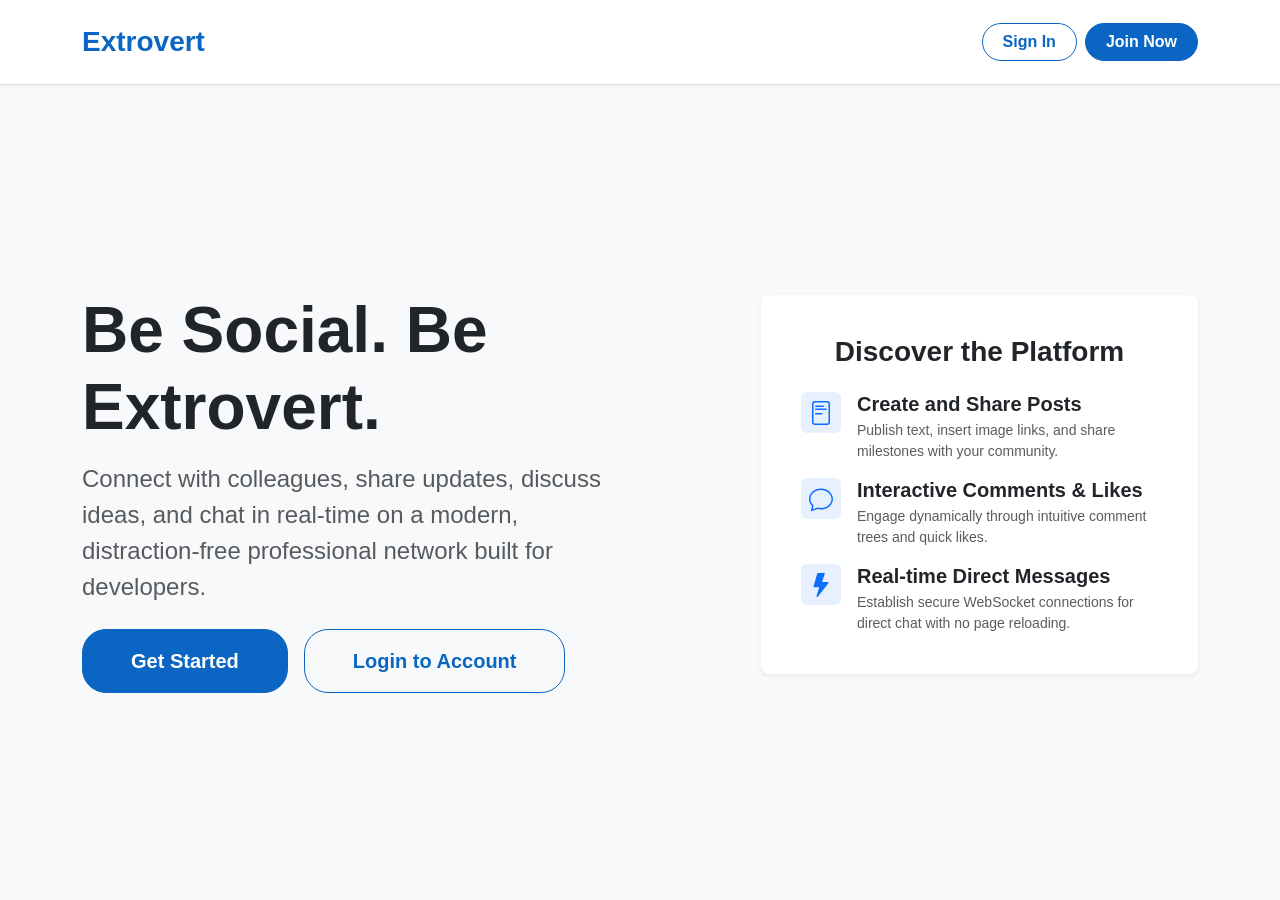
<file: app/static/index.html>
<!DOCTYPE html>
<html lang="en">
<head>
    <meta charset="UTF-8">
    <meta name="viewport" content="width=device-width, initial-scale=1.0">
    <title>Extrovert - Be Social. Be Extrovert.</title>
    <link href="https://cdn.jsdelivr.net/npm/bootstrap@5.3.2/dist/css/bootstrap.min.css" rel="stylesheet">
    <link href="css/style.css" rel="stylesheet">
</head>
<body class="bg-light">

    <nav class="navbar navbar-expand-lg navbar-light py-3">
        <div class="container">
            <a class="navbar-brand fs-3 d-flex align-items-center" href="index.html">
                <span class="fw-bold">Extrovert</span>
            </a>
            <div class="d-flex">
                <a href="login.html" class="btn btn-outline-primary me-2">Sign In</a>
                <a href="signup.html" class="btn btn-primary">Join Now</a>
            </div>
        </div>
    </nav>

    <main class="main-content d-flex align-items-center py-5">
        <div class="container">
            <div class="row align-items-center justify-content-between g-5">
                <div class="col-lg-6 text-center text-lg-start">
                    <h1 class="display-3 fw-bold text-dark mb-3">Be Social. Be Extrovert.</h1>
                    <p class="lead text-muted mb-4 fs-4">Connect with colleagues, share updates, discuss ideas, and chat in real-time on a modern, distraction-free professional network built for developers.</p>
                    <div class="d-flex flex-column flex-sm-row justify-content-center justify-content-lg-start gap-3">
                        <a href="signup.html" class="btn btn-primary btn-lg px-5 py-3">Get Started</a>
                        <a href="login.html" class="btn btn-outline-primary btn-lg px-5 py-3">Login to Account</a>
                    </div>
                </div>
                <div class="col-lg-5">
                    <div class="card p-4 shadow-sm border-0">
                        <div class="card-body">
                            <h3 class="card-title fw-bold text-center mb-4">Discover the Platform</h3>
                            <div class="d-flex align-items-start mb-3">
                                <div class="bg-primary bg-opacity-10 text-primary rounded p-2 me-3">
                                    <svg xmlns="http://www.w3.org/2000/svg" width="24" height="24" fill="currentColor" class="bi bi-file-post" viewBox="0 0 16 16">
                                        <path d="M4 3.5a.5.5 0 0 1 .5-.5h5a.5.5 0 0 1 0 1h-5a.5.5 0 0 1-.5-.5m0 2a.5.5 0 0 1 .5-.5h7a.5.5 0 0 1 0 1h-7a.5.5 0 0 1-.5-.5m.5 2.5a.5.5 0 0 0 0 1h4a.5.5 0 0 0 0-1z"/>
                                        <path d="M2 2a2 2 0 0 1 2-2h8a2 2 0 0 1 2 2v12a2 2 0 0 1-2 2H4a2 2 0 0 1-2-2zm10-1H4a1 1 0 0 0-1 1v12a1 1 0 0 0 1 1h8a1 1 0 0 0 1-1V2a1 1 0 0 0-1-1"/>
                                    </svg>
                                </div>
                                <div>
                                    <h5 class="fw-bold mb-1">Create and Share Posts</h5>
                                    <p class="text-muted mb-0 small">Publish text, insert image links, and share milestones with your community.</p>
                                </div>
                            </div>
                            <div class="d-flex align-items-start mb-3">
                                <div class="bg-primary bg-opacity-10 text-primary rounded p-2 me-3">
                                    <svg xmlns="http://www.w3.org/2000/svg" width="24" height="24" fill="currentColor" class="bi bi-chat-text" viewBox="0 0 16 16">
                                        <path d="M2.678 11.894a1 1 0 0 1 .287.801 11 11 0 0 1-.398 2c1.395-.323 2.247-.697 2.634-.893a1 1 0 0 1 .71-.074A8 8 0 0 0 8 14c3.996 0 7-2.807 7-6s-3.004-6-7-6-7 2.808-7 6c0 1.468.617 2.83 1.678 3.894m-.493 3.905a21.682 21.682 0 0 1-.713.129c-.2.032-.352-.176-.273-.362a10 10 0 0 0 .244-.637l.003-.01c.248-.72.45-1.548.524-2.319C.743 11.37 0 9.76 0 8c0-3.866 3.582-7 8-7s8 3.134 8 7-3.582 7-8 7a9 9 0 0 1-2.347-.306c-.52.263-1.639.742-3.468 1.105z"/>
                                    </svg>
                                </div>
                                <div>
                                    <h5 class="fw-bold mb-1">Interactive Comments & Likes</h5>
                                    <p class="text-muted mb-0 small">Engage dynamically through intuitive comment trees and quick likes.</p>
                                </div>
                            </div>
                            <div class="d-flex align-items-start">
                                <div class="bg-primary bg-opacity-10 text-primary rounded p-2 me-3">
                                    <svg xmlns="http://www.w3.org/2000/svg" width="24" height="24" fill="currentColor" class="bi bi-lightning" viewBox="0 0 16 16">
                                        <path d="M5.52.359A.5.5 0 0 1 6 0h4a.5.5 0 0 1 .474.658L8.694 6H12.5a.5.5 0 0 1 .395.807l-7 9a.5.5 0 0 1-.873-.454L6.823 9.5H3.5a.5.5 0 0 1-.48-.641l2.5-8.5z"/>
                                    </svg>
                                </div>
                                <div>
                                    <h5 class="fw-bold mb-1">Real-time Direct Messages</h5>
                                    <p class="text-muted mb-0 small">Establish secure WebSocket connections for direct chat with no page reloading.</p>
                                </div>
                            </div>
                        </div>
                    </div>
                </div>
            </div>
        </div>
    </main>

    <script src="https://cdn.jsdelivr.net/npm/bootstrap@5.3.2/dist/js/bootstrap.bundle.min.js"></script>
    <script src="js/auth.js"></script>
    <script>
        if (isLoggedIn()) {
            window.location.href = 'feed.html';
        }
    </script>
</body>
</html>
</file>
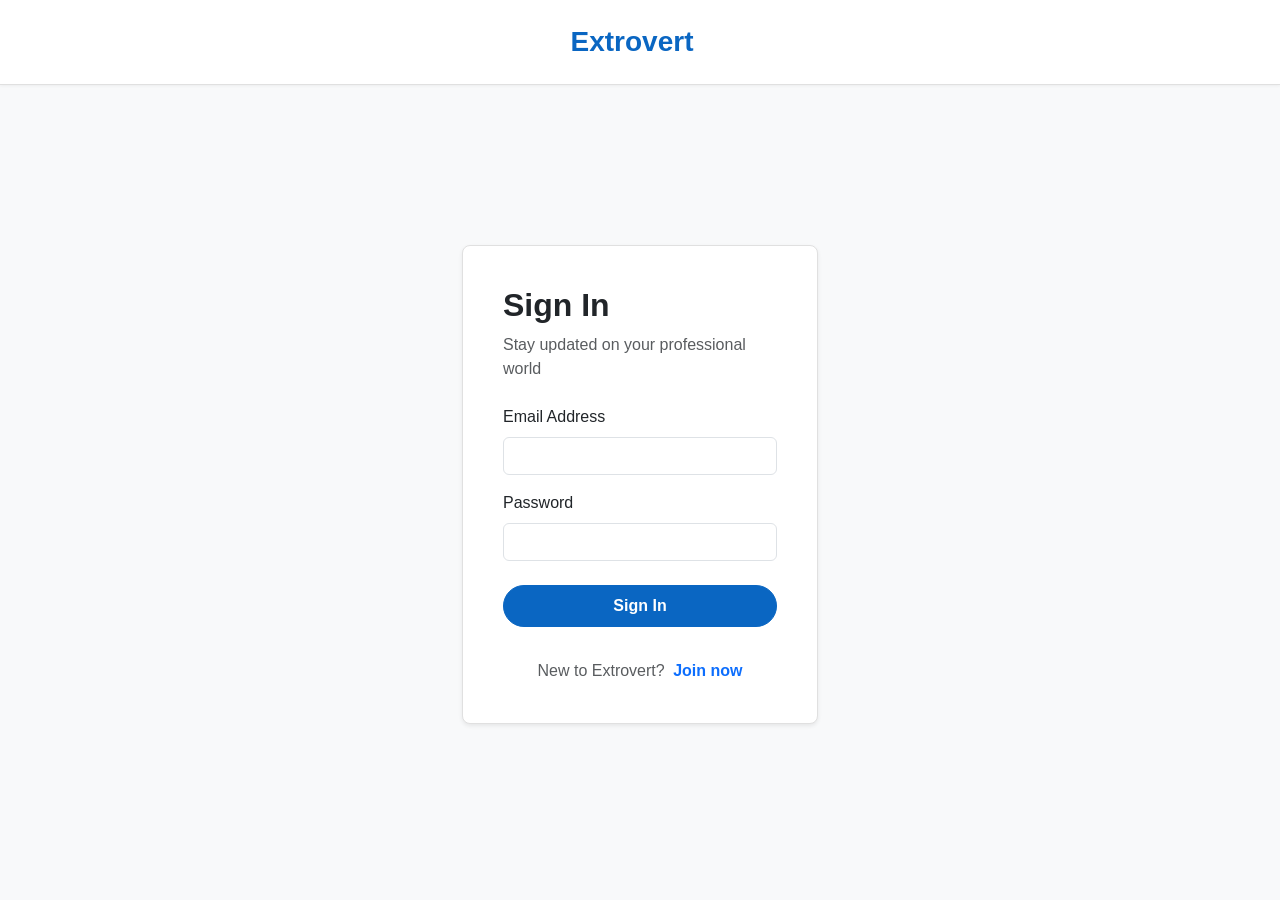
<file: app/static/login.html>
<!DOCTYPE html>
<html lang="en">
<head>
    <meta charset="UTF-8">
    <meta name="viewport" content="width=device-width, initial-scale=1.0">
    <title>Sign In - Extrovert</title>
    <link href="https://cdn.jsdelivr.net/npm/bootstrap@5.3.2/dist/css/bootstrap.min.css" rel="stylesheet">
    <link href="css/style.css" rel="stylesheet">
</head>
<body class="bg-light">

    <nav class="navbar navbar-expand-lg navbar-light py-3">
        <div class="container justify-content-center">
            <a class="navbar-brand fs-3 fw-bold" href="index.html">Extrovert</a>
        </div>
    </nav>

    <main class="main-content d-flex align-items-center py-5">
        <div class="container">
            <div class="row justify-content-center">
                <div class="col-md-6 col-lg-4">
                    <div class="card p-4 shadow-sm">
                        <div class="card-body">
                            <h2 class="fw-bold text-dark mb-2">Sign In</h2>
                            <p class="text-muted mb-4">Stay updated on your professional world</p>
                            
                            <div id="errorAlert" class="alert alert-danger d-none" role="alert"></div>

                            <form id="loginForm">
                                <div class="mb-3">
                                    <label for="email" class="form-label">Email Address</label>
                                    <input type="email" class="form-control" id="email" required autocomplete="email">
                                </div>
                                <div class="mb-4">
                                    <label for="password" class="form-label">Password</label>
                                    <input type="password" class="form-control" id="password" required autocomplete="current-password">
                                </div>
                                <button type="submit" class="btn btn-primary w-100 py-2 mb-3">Sign In</button>
                            </form>

                            <div class="text-center mt-3">
                                <span class="text-muted">New to Extrovert?</span>
                                <a href="signup.html" class="text-decoration-none fw-bold ms-1">Join now</a>
                            </div>
                        </div>
                    </div>
                </div>
            </div>
        </div>
    </main>

    <script src="https://cdn.jsdelivr.net/npm/bootstrap@5.3.2/dist/js/bootstrap.bundle.min.js"></script>
    <script src="js/auth.js"></script>
    <script>
        checkGuestOrRedirect();

        document.getElementById('loginForm').addEventListener('submit', async (e) => {
            e.preventDefault();
            const email = document.getElementById('email').value;
            const password = document.getElementById('password').value;
            const errorAlert = document.getElementById('errorAlert');
            
            errorAlert.classList.add('d-none');
            
            try {
                const response = await fetch(`${API_URL}/login`, {
                    method: 'POST',
                    headers: {
                        'Content-Type': 'application/json'
                    },
                    body: JSON.stringify({ email, password })
                });
                
                const data = await response.json();
                
                if (response.ok) {
                    saveToken(data.access_token);
                    window.location.href = 'feed.html';
                } else {
                    errorAlert.textContent = data.detail || 'Invalid credentials. Please try again.';
                    errorAlert.classList.remove('d-none');
                }
            } catch (error) {
                errorAlert.textContent = 'Server connection failed. Please ensure the backend is running.';
                errorAlert.classList.remove('d-none');
            }
        });
    </script>
</body>
</html>
</file>
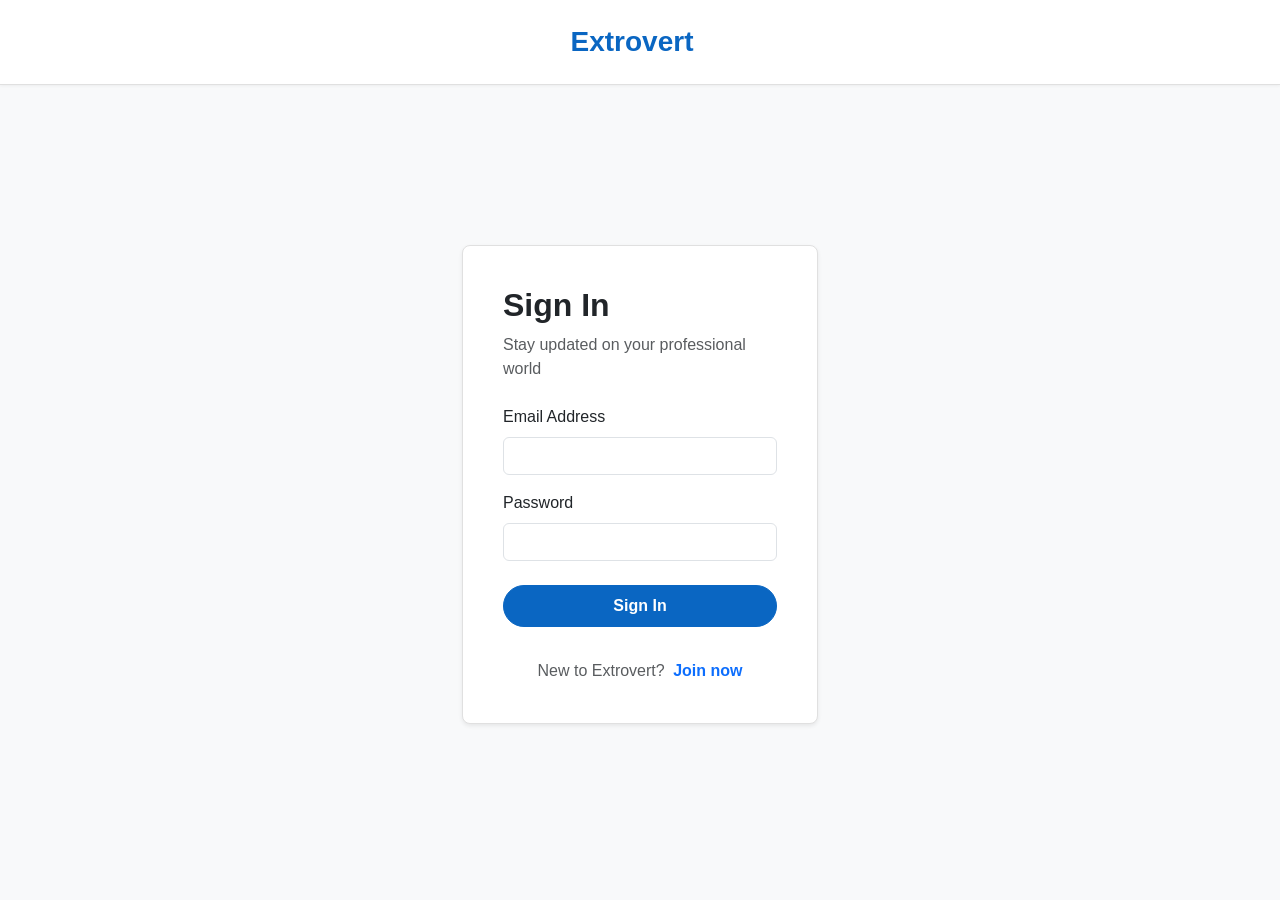
<file: app/static/messages.html>
<!DOCTYPE html>
<html lang="en">
<head>
    <meta charset="UTF-8">
    <meta name="viewport" content="width=device-width, initial-scale=1.0">
    <title>Messages - Extrovert</title>
    <link href="https://cdn.jsdelivr.net/npm/bootstrap@5.3.2/dist/css/bootstrap.min.css" rel="stylesheet">
    <link href="css/style.css" rel="stylesheet">
    <link rel="icon" href="data:,">
</head>
<body>

    <nav class="navbar navbar-expand-lg navbar-light py-2 sticky-top">
        <div class="container">
            <a class="navbar-brand fs-4 fw-bold" href="feed.html">Extrovert</a>
            <div class="collapse navbar-collapse d-none d-lg-block" id="navbarNav">
                <ul class="navbar-nav ms-auto align-items-center">
                    <li class="nav-item me-3">
                        <a class="nav-link" href="feed.html">Home</a>
                    </li>
                    <li class="nav-item me-3">
                        <a class="nav-link active" href="messages.html">Messages</a>
                    </li>
                    <li class="nav-item me-3">
                        <a class="nav-link" href="profile.html">My Profile</a>
                    </li>
                    <li class="nav-item">
                        <button onclick="logout()" class="btn btn-outline-danger btn-sm rounded-pill px-3">Logout</button>
                    </li>
                </ul>
            </div>
        </div>
    </nav>

    <div class="container-fluid py-0 py-md-3 px-0 px-md-3 main-content h-100">
        <div class="container px-0 px-md-3 h-100">
            <div class="row g-0 card chat-container flex-row overflow-hidden shadow-none shadow-md-sm border-0 border-md rounded-0 rounded-md">
                
                <div class="col-md-4 d-flex flex-column h-100 conversation-list bg-white border-end border-light" id="conversationsSidebar">
                    <div class="p-3 border-bottom">
                        <h5 class="fw-bold mb-2">Contacts</h5>
                        <input type="text" class="form-control form-control-sm rounded-pill bg-light border-0" id="searchContactsInput" placeholder="Search contacts..." oninput="filterContacts(this.value)">
                    </div>
                    <div class="flex-grow-1 overflow-y-auto p-2" id="contactsSidebar">
                        <h6 class="text-muted small fw-bold px-2 mt-2 mb-2 text-uppercase">Your Network (Followers)</h6>
                        <div id="followersContainer"></div>
                        
                        <div class="px-3 py-2 text-center text-muted small border-top border-bottom my-3 bg-light rounded" style="font-size: 0.8rem;">
                            Expand your network
                        </div>
                        
                        <h6 class="text-muted small fw-bold px-2 mt-2 mb-2 text-uppercase">Other Users</h6>
                        <div id="otherUsersContainer"></div>
                    </div>
                </div>

                <div class="col-md-8 flex-column h-100 bg-light d-none d-md-flex" id="chatArea">
                    
                    <div id="chatHeader" class="p-3 bg-white border-bottom d-none align-items-center">
                        <button class="btn btn-link text-dark d-md-none p-0 me-2" onclick="showMobileList()">
                            <svg xmlns="http://www.w3.org/2000/svg" width="24" height="24" fill="currentColor" class="bi bi-arrow-left" viewBox="0 0 16 16">
                                <path fill-rule="evenodd" d="M15 8a.5.5 0 0 0-.5-.5H2.707l3.147-3.146a.5.5 0 1 0-.708-.708l-4 4a.5.5 0 0 0 0 .708l4 4a.5.5 0 0 0 .708-.708L2.707 8.5H14.5A.5.5 0 0 0 15 8"/>
                            </svg>
                        </button>
                        <img id="chatHeaderAvatar" src="https://cdn-icons-png.flaticon.com/512/149/149071.png" class="rounded-circle me-2" width="40" height="40" alt="Avatar">
                        <div>
                            <h6 id="activeChatUsername" class="fw-bold mb-0">...</h6>
                        </div>
                    </div>

                    <div id="chatMessages" class="flex-grow-1 p-3 overflow-y-auto d-flex flex-column">
                        <div class="m-auto text-muted text-center" id="noChatPlaceholder">
                            <svg xmlns="http://www.w3.org/2000/svg" width="64" height="64" fill="currentColor" class="bi bi-chat-dots text-muted mb-3" viewBox="0 0 16 16">
                                <path d="M5 8a1 1 0 1 1-2 0 1 1 0 0 1 2 0m4 0a1 1 0 1 1-2 0 1 1 0 0 1 2 0m4 0a1 1 0 1 1-2 0 1 1 0 0 1 2 0"/>
                                <path d="M2.167 8c0-.73.61-1.34 1.333-1.34H12.5c.723 0 1.333.61 1.333 1.34c0 .73-.61 1.34-1.333 1.34H3.5c-.724 0-1.333-.61-1.333-1.34M0 8c0 3.31 3.582 6 8 6a9 9 0 0 0 2.347-.306c.52.263 1.639.742 3.468 1.105C15.64 14.37 16 12.76 16 11c0-3.31-3.582-6-8-6S0 4.69 0 8"/>
                            </svg>
                            <h5>Your Inbox</h5>
                            <p class="small text-muted">Select a contact to start messaging in real-time.</p>
                        </div>
                    </div>

                    <div id="chatInputArea" class="p-3 bg-white border-top d-none">
                        <form id="sendMessageForm" class="d-flex gap-2">
                            <input type="text" class="form-control" id="messageInput" placeholder="Write a message..." autocomplete="off" required>
                            <button type="submit" class="btn btn-primary px-4">Send</button>
                        </form>
                    </div>

                </div>

            </div>
        </div>
    </div>

    <nav class="navbar fixed-bottom bg-white border-top d-flex d-lg-none py-2" style="padding-bottom: env(safe-area-inset-bottom);">
        <div class="container-fluid justify-content-around">
            <a href="feed.html" class="text-decoration-none text-center text-muted w-25">
                <svg xmlns="http://www.w3.org/2000/svg" width="24" height="24" fill="currentColor" class="bi bi-house-door" viewBox="0 0 16 16">
                  <path d="M8.354 1.146a.5.5 0 0 0-.708 0l-6 6A.5.5 0 0 0 1.5 7.5v7a.5.5 0 0 0 .5.5h4.5a.5.5 0 0 0 .5-.5v-4h2v4a.5.5 0 0 0 .5.5H14a.5.5 0 0 0 .5-.5v-7a.5.5 0 0 0-.146-.354L13 5.793V2.5a.5.5 0 0 0-.5-.5h-1a.5.5 0 0 0-.5.5v1.293zM2.5 14V7.707l5.5-5.5 5.5 5.5V14H10v-4a.5.5 0 0 0-.5-.5h-3a.5.5 0 0 0-.5.5v4z"/>
                </svg>
                <div class="small mt-1" style="font-size: 0.7rem;">Home</div>
            </a>
            <a href="messages.html" class="text-decoration-none text-center text-primary w-25">
                <svg xmlns="http://www.w3.org/2000/svg" width="24" height="24" fill="currentColor" class="bi bi-chat-dots-fill" viewBox="0 0 16 16">
                  <path d="M16 8c0 3.866-3.582 7-8 7a9 9 0 0 1-2.347-.306c-.584.296-1.925.864-4.181 1.234-.2.032-.352-.176-.273-.362.354-.836.674-1.95.77-2.966C.744 11.37 0 9.76 0 8c0-3.866 3.582-7 8-7s8 3.134 8 7M5 8a1 1 0 1 0-2 0 1 1 0 0 0 2 0m4 0a1 1 0 1 0-2 0 1 1 0 0 0 2 0m3 1a1 1 0 1 0 0-2 1 1 0 0 0 0 2"/>
                </svg>
                <div class="small mt-1" style="font-size: 0.7rem;">Messages</div>
            </a>
            <a href="profile.html" class="text-decoration-none text-center text-muted w-25">
                <svg xmlns="http://www.w3.org/2000/svg" width="24" height="24" fill="currentColor" class="bi bi-person" viewBox="0 0 16 16">
                  <path d="M8 8a3 3 0 1 0 0-6 3 3 0 0 0 0 6m2-3a2 2 0 1 1-4 0 2 2 0 0 1 4 0m4 8c0 1-1 1-1 1H3s-1 0-1-1 1-4 6-4 6 3 6 4m-1-.004c-.001-.246-.154-.986-.832-1.664C11.516 10.68 10.289 10 8 10s-3.516.68-4.168 1.332c-.678.678-.83 1.418-.832 1.664z"/>
                </svg>
                <div class="small mt-1" style="font-size: 0.7rem;">Profile</div>
            </a>
        </div>
    </nav>

    <script src="https://cdn.jsdelivr.net/npm/bootstrap@5.3.2/dist/js/bootstrap.bundle.min.js"></script>
    <script src="js/auth.js"></script>
    <script>
        checkAuthOrRedirect();

        const discoveredUsersMap = new Map(); // id -> { username, profile_picture_url }

        async function getUserProfile(userId) {
            const cached = discoveredUsersMap.get(userId);
            if (cached && cached.profile_picture_url !== undefined) return cached;
            try {
                const res = await fetch(`${API_URL}/users/${userId}`, { headers: getAuthHeaders() });
                if (res.ok) {
                    const profile = await res.json();
                    const obj = { username: profile.username, profile_picture_url: profile.profile_picture_url };
                    discoveredUsersMap.set(userId, obj);
                    return obj;
                }
            } catch (e) {
                console.error('Failed to fetch user profile', e);
            }
            const fallback = cached || { username: null, profile_picture_url: null };
            discoveredUsersMap.set(userId, fallback);
            return fallback;
        }

        function showMobileChat() {
            if (window.innerWidth < 768) {
                document.getElementById('conversationsSidebar').classList.add('d-none');
                document.getElementById('chatArea').classList.remove('d-none');
                document.getElementById('chatArea').classList.add('d-flex');
            }
        }
        
        function showMobileList() {
            if (window.innerWidth < 768) {
                document.getElementById('conversationsSidebar').classList.remove('d-none');
                document.getElementById('chatArea').classList.add('d-none');
                document.getElementById('chatArea').classList.remove('d-flex');
            }
        }

        let socket = null;
        let activeUserId = null;
        let currentUser = null;
        let conversationsList = [];

        async function getCurrentUser() {
            try {
                const response = await fetch(`${API_URL}/me`, {
                    headers: getAuthHeaders()
                });
                if (response.ok) {
                    currentUser = await response.json();
                }
            } catch (error) {
                console.error(error);
            }
        }

        function initWebSocket() {
            const token = getToken();
            const wsScheme = window.location.protocol === 'https:' ? 'wss://' : 'ws://';
            const wsUrl = `${wsScheme}${window.location.host}/ws?token=${token}`;
            
            socket = new WebSocket(wsUrl);
            
            socket.onmessage = function(event) {
                const data = JSON.parse(event.data);
                handleIncomingMessage(data);
            };

            socket.onclose = function() {
                setTimeout(initWebSocket, 3000);
            };
        }

        function handleIncomingMessage(msg) {
            if (activeUserId && (msg.sender_id === activeUserId || msg.receiver_id === activeUserId)) {
                appendMessage(msg);
                scrollToBottom();
            }
        }

        async function loadContacts() {
            try {
                const [usersRes, followersRes] = await Promise.all([
                    fetch(`${API_URL}/users`, { headers: getAuthHeaders() }),
                    fetch(`${API_URL}/users/me/followers`, { headers: getAuthHeaders() })
                ]);
                
                if (usersRes.ok && followersRes.ok) {
                    const allUsers = await usersRes.json();
                    const followersList = await followersRes.json();
                    
                    const followerIds = new Set(followersList.map(f => f.id));
                    const otherUsers = allUsers.filter(u => u.id !== currentUser.id && !followerIds.has(u.id));
                    
                    // Build global list for lookups
                    conversationsList = [...followersList, ...otherUsers];
                    cachedFollowers = followersList;
                    cachedOthers = otherUsers;
                    
                    renderContacts(followersList, otherUsers);
                    
                    const urlParams = new URLSearchParams(window.location.search);
                    const targetId = parseInt(urlParams.get('id'));
                    if (targetId && !activeUserId) {
                        selectConversation(targetId);
                        window.history.replaceState({}, document.title, window.location.pathname);
                    }
                }
            } catch (error) {
                console.error(error);
            }
        }

        function createContactItem(user) {
            const item = document.createElement('div');
            item.id = `contact-item-${user.id}`;
            item.className = `conversation-item p-2 mb-1 rounded d-flex align-items-center ${activeUserId === user.id ? 'active bg-primary text-white' : 'hover-bg-light'}`;
            item.style.cursor = 'pointer';
            item.onclick = () => selectConversation(user.id);
            item.innerHTML = `
                <img src="https://cdn-icons-png.flaticon.com/512/149/149071.png" data-user-id="${user.id}" class="rounded-circle me-3 bg-white contact-avatar" width="36" height="36" alt="Avatar">
                <div class="flex-grow-1 min-w-0">
                    <h6 class="fw-bold mb-0 text-truncate" style="font-size: 0.9rem;">${user.username}</h6>
                    <span class="${activeUserId === user.id ? 'text-white-50' : 'text-muted'} small text-truncate d-block" style="font-size: 0.75rem;">Click to message</span>
                </div>
            `;

            // asynchronously fetch and set contact avatar if available
            (async () => {
                const profile = await getUserProfile(user.id);
                if (profile && profile.profile_picture_url) {
                    const img = item.querySelector(`img.contact-avatar[data-user-id="${user.id}"]`);
                    if (img) img.src = profile.profile_picture_url;
                }
            })();
            return item;
        }

        let cachedFollowers = [];
        let cachedOthers = [];

        function renderContacts(followers, others) {
            const followersContainer = document.getElementById('followersContainer');
            const othersContainer = document.getElementById('otherUsersContainer');
            
            followersContainer.innerHTML = '';
            othersContainer.innerHTML = '';
            
            if (followers.length === 0) {
                followersContainer.innerHTML = '<p class="text-muted small px-2">No followers found.</p>';
            } else {
                followers.forEach(user => {
                    followersContainer.appendChild(createContactItem(user));
                });
            }
            
            if (others.length === 0) {
                othersContainer.innerHTML = '<p class="text-muted small px-2">No other users found.</p>';
            } else {
                others.forEach(user => {
                    othersContainer.appendChild(createContactItem(user));
                });
            }
        }

        function filterContacts(query) {
            const lowerQuery = query.toLowerCase();
            const filteredFollowers = cachedFollowers.filter(u => u.username.toLowerCase().includes(lowerQuery));
            const filteredOthers = cachedOthers.filter(u => u.username.toLowerCase().includes(lowerQuery));
            renderContacts(filteredFollowers, filteredOthers);
        }

        async function selectConversation(userId) {
            activeUserId = userId;
            const targetUser = conversationsList.find(u => u.id === userId);
            
            const placeholder = document.getElementById('noChatPlaceholder');
            if (placeholder) placeholder.classList.add('d-none');
            
            const chatHeader = document.getElementById('chatHeader');
            if (chatHeader && chatHeader.classList.contains('d-none')) {
                chatHeader.classList.replace('d-none', 'd-flex');
            }
            document.getElementById('chatInputArea').classList.remove('d-none');
            showMobileChat();
            
            if (targetUser) {
                document.getElementById('activeChatUsername').textContent = targetUser.username;
                // set chat header avatar from cache or fetch
                (async () => {
                    const prof = await getUserProfile(userId);
                    const avatarEl = document.getElementById('chatHeaderAvatar');
                    if (prof && prof.profile_picture_url && avatarEl) avatarEl.src = prof.profile_picture_url;
                })();
            } else {
                // Fetch target user if not in list
                try {
                    const userRes = await fetch(`${API_URL}/users/${userId}`, { headers: getAuthHeaders() });
                    if (userRes.ok) {
                        const tu = await userRes.json();
                        document.getElementById('activeChatUsername').textContent = tu.username;
                        if (tu.profile_picture_url) {
                            const avatarEl = document.getElementById('chatHeaderAvatar');
                            if (avatarEl) avatarEl.src = tu.profile_picture_url;
                        }
                        conversationsList.push(tu);
                    }
                } catch(e) {}
            }

            // Update active styling in DOM
            document.querySelectorAll('.conversation-item').forEach(item => {
                item.classList.remove('active', 'bg-primary', 'text-white');
                item.classList.add('hover-bg-light');
                const span = item.querySelector('span');
                if (span) span.className = 'text-muted small text-truncate d-block';
            });
            
            const activeItem = document.getElementById(`contact-item-${userId}`);
            if (activeItem) {
                activeItem.classList.remove('hover-bg-light');
                activeItem.classList.add('active', 'bg-primary', 'text-white');
                const span = activeItem.querySelector('span');
                if (span) span.className = 'text-white-50 small text-truncate d-block';
            }

            loadMessages(userId);
        }

        async function loadMessages(userId) {
            const chatMessages = document.getElementById('chatMessages');
            chatMessages.innerHTML = '<div class="text-center py-4"><div class="spinner-border text-primary" role="status"></div></div>';
            
            try {
                const response = await fetch(`${API_URL}/messages/${userId}`, {
                    headers: getAuthHeaders()
                });
                if (response.ok) {
                    const messages = await response.json();
                    chatMessages.innerHTML = '';
                    if (messages.length === 0) {
                        chatMessages.innerHTML = '<div class="text-center text-muted my-auto">No messages yet. Start the conversation!</div>';
                        return;
                    }
                    messages.forEach(msg => {
                        appendMessage(msg);
                    });
                    scrollToBottom();
                }
            } catch (error) {
                chatMessages.innerHTML = '<div class="text-center text-danger my-auto">Failed to load message history.</div>';
            }
        }

        function appendMessage(msg) {
            const chatMessages = document.getElementById('chatMessages');
            
            const placeholder = document.getElementById('noChatPlaceholder');
            if (placeholder) {
                placeholder.classList.add('d-none');
            }
            if (chatMessages.querySelector('.text-muted.my-auto')) {
                chatMessages.innerHTML = '';
            }

            const item = document.createElement('div');
            const isMe = msg.sender_id === currentUser.id;
            
            item.className = `message-bubble ${isMe ? 'message-sent align-self-end' : 'message-received align-self-start'}`;
            item.innerHTML = `
                <div class="mb-0">${msg.content}</div>
                <div class="text-end" style="font-size: 0.65rem; opacity: 0.7;">
                    ${formatDate(msg.created_at || new Date())}
                </div>
            `;
            chatMessages.appendChild(item);
        }

        function scrollToBottom() {
            const chatMessages = document.getElementById('chatMessages');
            chatMessages.scrollTop = chatMessages.scrollHeight;
        }

        document.getElementById('sendMessageForm').addEventListener('submit', function(e) {
            e.preventDefault();
            const input = document.getElementById('messageInput');
            const content = input.value.trim();
            if (!content || !activeUserId || !socket || socket.readyState !== WebSocket.OPEN) return;
            
            const payload = {
                receiver_id: activeUserId,
                content: content
            };
            
            socket.send(JSON.stringify(payload));
            
            appendMessage({
                sender_id: currentUser.id,
                receiver_id: activeUserId,
                content: content,
                created_at: new Date().toISOString()
            });
            
            input.value = '';
            scrollToBottom();
        });

        getCurrentUser().then(() => {
            initWebSocket();
            loadContacts();
        });
    </script>
</body>
</html>
</file>
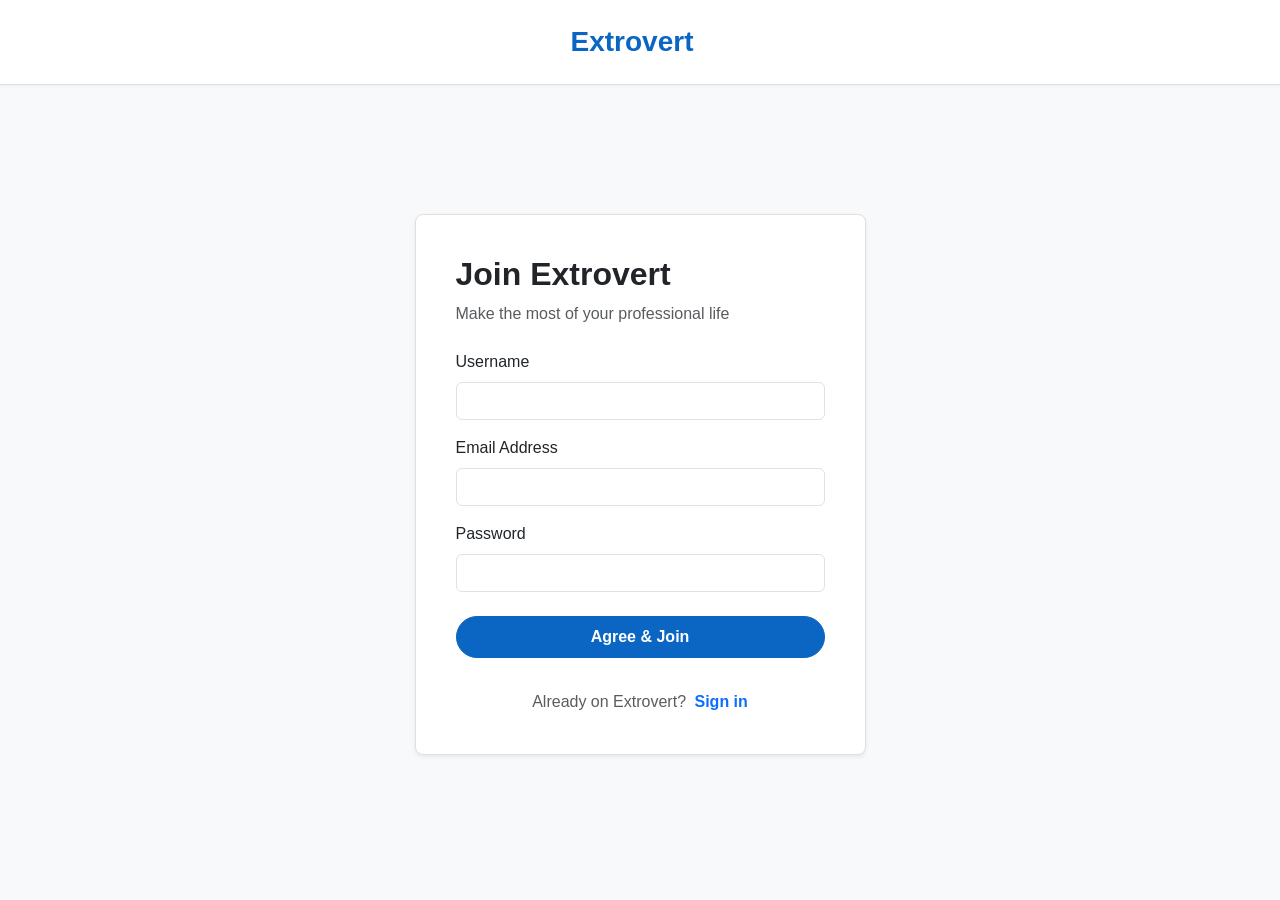
<file: app/static/signup.html>
<!DOCTYPE html>
<html lang="en">
<head>
    <meta charset="UTF-8">
    <meta name="viewport" content="width=device-width, initial-scale=1.0">
    <title>Join Extrovert - Be Social. Be Extrovert.</title>
    <link href="https://cdn.jsdelivr.net/npm/bootstrap@5.3.2/dist/css/bootstrap.min.css" rel="stylesheet">
    <link href="css/style.css" rel="stylesheet">
</head>
<body class="bg-light">

    <nav class="navbar navbar-expand-lg navbar-light py-3">
        <div class="container justify-content-center">
            <a class="navbar-brand fs-3 fw-bold" href="index.html">Extrovert</a>
        </div>
    </nav>

    <main class="main-content d-flex align-items-center py-5">
        <div class="container">
            <div class="row justify-content-center">
                <div class="col-md-6 col-lg-5">
                    <div class="card p-4 shadow-sm">
                        <div class="card-body">
                            <h2 class="fw-bold text-dark mb-2">Join Extrovert</h2>
                            <p class="text-muted mb-4">Make the most of your professional life</p>
                            
                            <div id="errorAlert" class="alert alert-danger d-none" role="alert"></div>
                            <div id="successAlert" class="alert alert-success d-none" role="alert"></div>

                            <form id="signupForm">
                                <div class="mb-3">
                                    <label for="username" class="form-label">Username</label>
                                    <input type="text" class="form-control" id="username" required minlength="3">
                                </div>
                                <div class="mb-3">
                                    <label for="email" class="form-label">Email Address</label>
                                    <input type="email" class="form-control" id="email" required>
                                </div>
                                <div class="mb-4">
                                    <label for="password" class="form-label">Password</label>
                                    <input type="password" class="form-control" id="password" required minlength="6">
                                </div>
                                <button type="submit" class="btn btn-primary w-100 py-2 mb-3">Agree & Join</button>
                            </form>

                            <div class="text-center mt-3">
                                <span class="text-muted">Already on Extrovert?</span>
                                <a href="login.html" class="text-decoration-none fw-bold ms-1">Sign in</a>
                            </div>
                        </div>
                    </div>
                </div>
            </div>
        </div>
    </main>

    <script src="https://cdn.jsdelivr.net/npm/bootstrap@5.3.2/dist/js/bootstrap.bundle.min.js"></script>
    <script src="js/auth.js"></script>
    <script>
        checkGuestOrRedirect();

        document.getElementById('signupForm').addEventListener('submit', async (e) => {
            e.preventDefault();
            const username = document.getElementById('username').value.trim();
            const email = document.getElementById('email').value.trim();
            const password = document.getElementById('password').value;
            
            const errorAlert = document.getElementById('errorAlert');
            const successAlert = document.getElementById('successAlert');
            
            errorAlert.classList.add('d-none');
            successAlert.classList.add('d-none');
            
            try {
                const response = await fetch(`${API_URL}/signup`, {
                    method: 'POST',
                    headers: {
                        'Content-Type': 'application/json'
                    },
                    body: JSON.stringify({ username, email, password })
                });
                
                const data = await response.json();
                
                if (response.ok) {
                    successAlert.textContent = 'Account created successfully! Redirecting to login page...';
                    successAlert.classList.remove('d-none');
                    document.getElementById('signupForm').reset();
                    setTimeout(() => {
                        window.location.href = 'login.html';
                    }, 2000);
                } else {
                    errorAlert.textContent = data.detail || 'Sign up failed. Please check inputs.';
                    errorAlert.classList.remove('d-none');
                }
            } catch (error) {
                errorAlert.textContent = 'Server connection failed. Please ensure the backend is running.';
                errorAlert.classList.remove('d-none');
            }
        });
    </script>
</body>
</html>
</file>
<file: app/static/css/style.css>
body {
    background-color: #f3f2f0;
    color: rgba(0, 0, 0, 0.9);
    font-family: -apple-system, BlinkMacSystemFont, "Segoe UI", Roboto, Helvetica, Arial, sans-serif;
    min-height: 100vh;
    display: flex;
    flex-direction: column;
}

.navbar {
    background-color: #ffffff;
    border-bottom: 1px solid #e0e0e0;
    box-shadow: 0 1px 3px rgba(0,0,0,0.05);
}

.navbar-brand {
    font-weight: 700;
    color: #0a66c2 !important;
}

.card {
    background-color: #ffffff;
    border: 1px solid #e0e0e0;
    border-radius: 8px;
    margin-bottom: 1rem;
    box-shadow: 0 0 0 1px rgba(0,0,0,0.03), 0 2px 4px rgba(0,0,0,0.04);
}

.btn-primary {
    background-color: #0a66c2;
    border-color: #0a66c2;
    border-radius: 24px;
    font-weight: 600;
    padding: 0.375rem 1.25rem;
}

.btn-primary:hover, .btn-primary:focus {
    background-color: #004182;
    border-color: #004182;
}

.btn-outline-primary {
    color: #0a66c2;
    border-color: #0a66c2;
    border-radius: 24px;
    font-weight: 600;
    padding: 0.375rem 1.25rem;
}

.btn-outline-primary:hover {
    background-color: rgba(10, 102, 194, 0.08);
    color: #0a66c2;
    border-color: #0a66c2;
}

.nav-link {
    color: rgba(0, 0, 0, 0.6);
    font-weight: 500;
}

.nav-link:hover, .nav-link.active {
    color: rgba(0, 0, 0, 0.9) !important;
}

.profile-card-avatar {
    width: 72px;
    height: 72px;
    margin-top: 1rem;
    border: 2px solid #e0e0e0;
    border-radius: 50%;
    background-color: #ffffff;
    object-fit: cover;
}


.chat-container {
    height: calc(100vh - 120px);
}

.conversation-list {
    overflow-y: auto;
    border-right: 1px solid #e0e0e0;
}

.conversation-item {
    cursor: pointer;
    border-bottom: 1px solid #f3f2f0;
    transition: background-color 0.2s;
}

.conversation-item:hover, .conversation-item.active {
    background-color: rgba(10, 102, 194, 0.05);
}

.chat-messages {
    overflow-y: auto;
    background-color: #f9f9f9;
}

.message-bubble {
    max-width: 70%;
    border-radius: 12px;
    padding: 8px 12px;
    margin-bottom: 8px;
    word-break: break-word;
}

.message-sent {
    background-color: #e8f4fd;
    color: #0f1419;
    border-bottom-right-radius: 2px;
}

.message-received {
    background-color: #ffffff;
    color: #0f1419;
    border: 1px solid #e0e0e0;
    border-bottom-left-radius: 2px;
}

.main-content {
    flex: 1;
}

footer {
    background-color: #ffffff;
    border-top: 1px solid #e0e0e0;
    font-size: 0.85rem;
    color: rgba(0,0,0,0.6);
}
</file>
